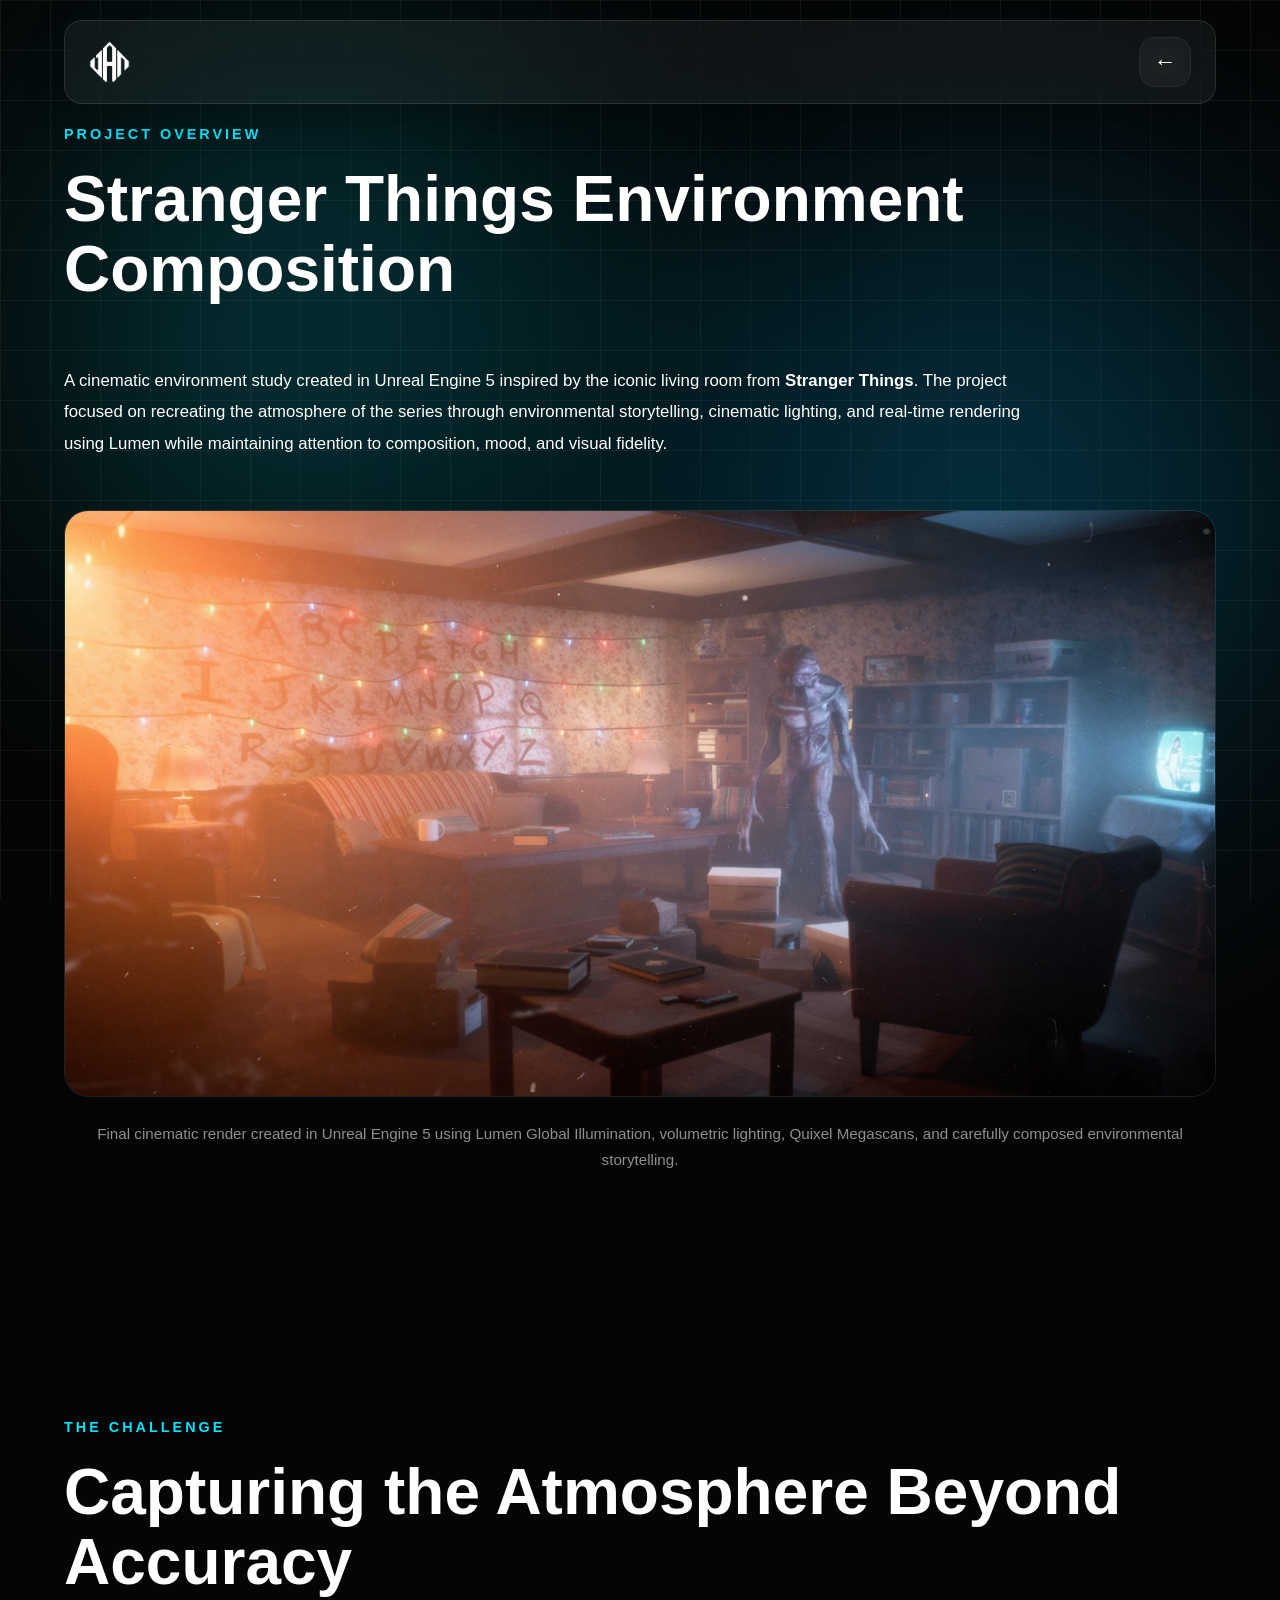
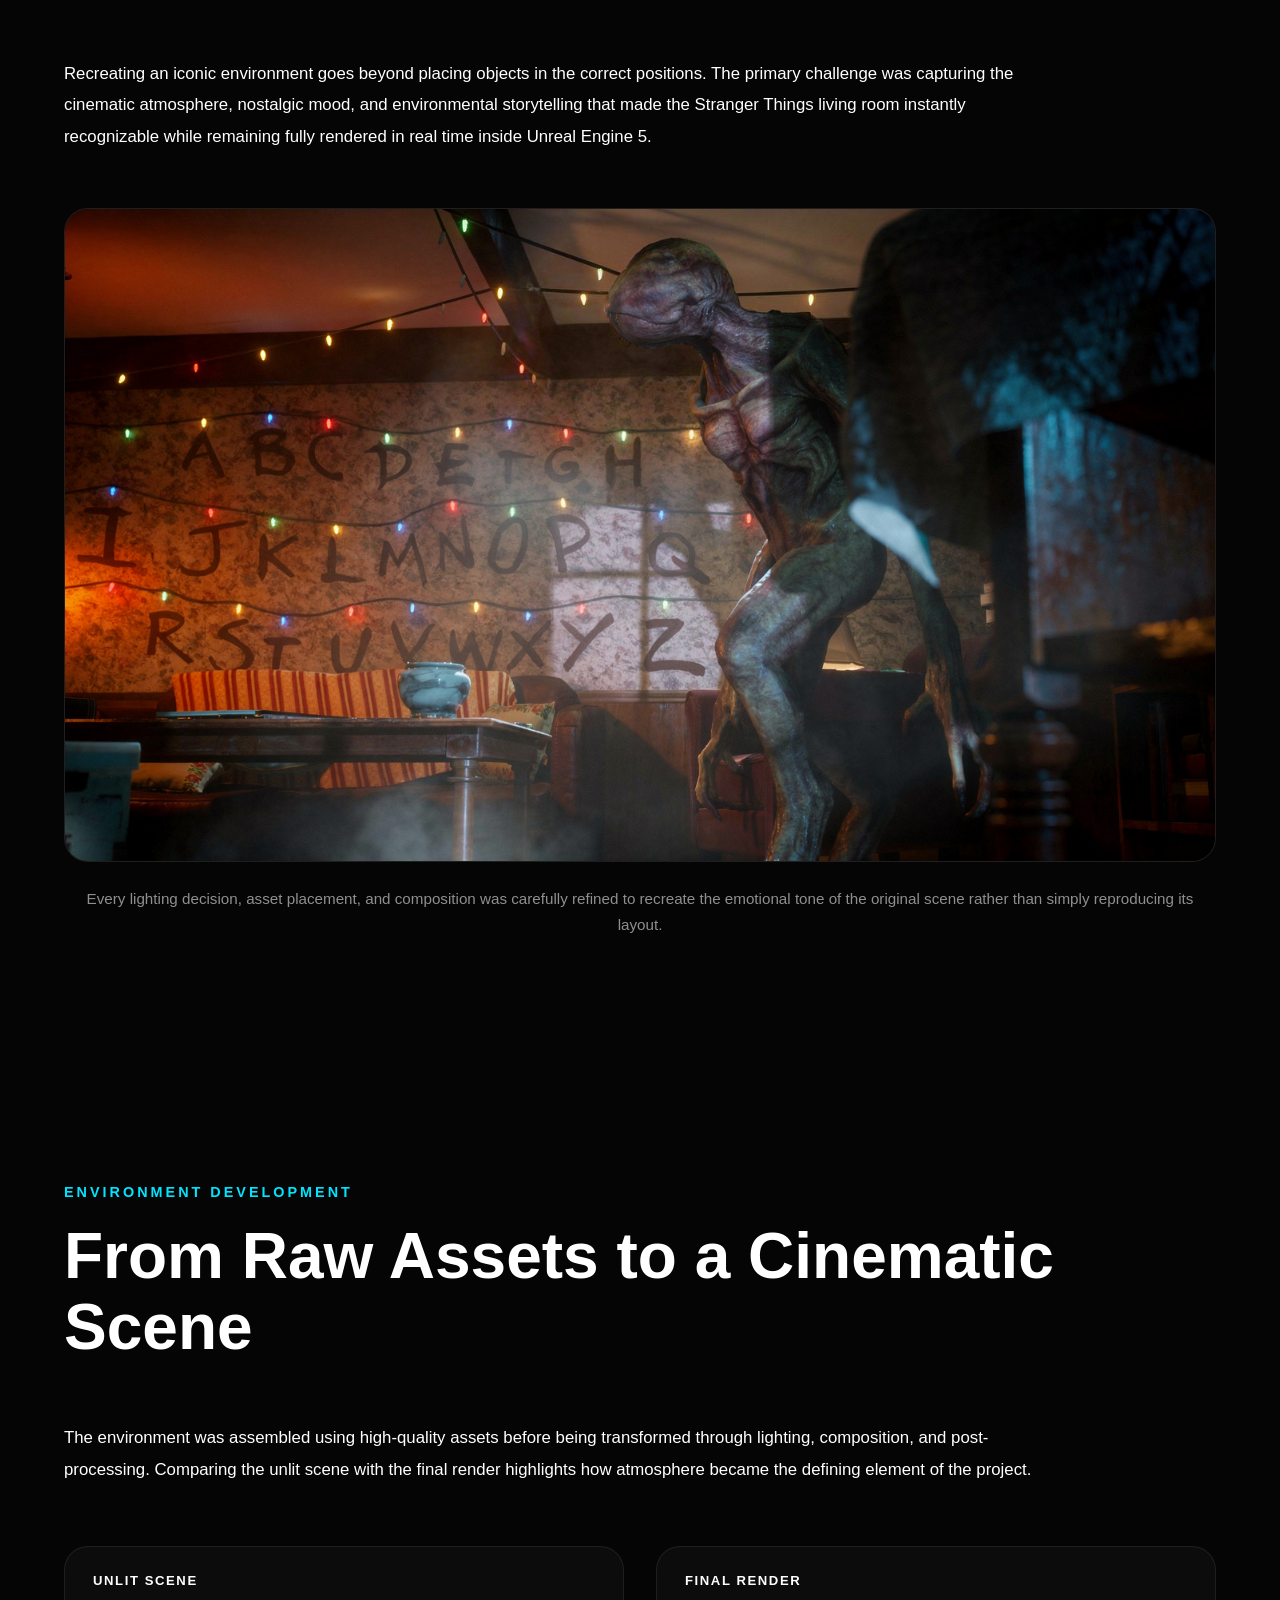
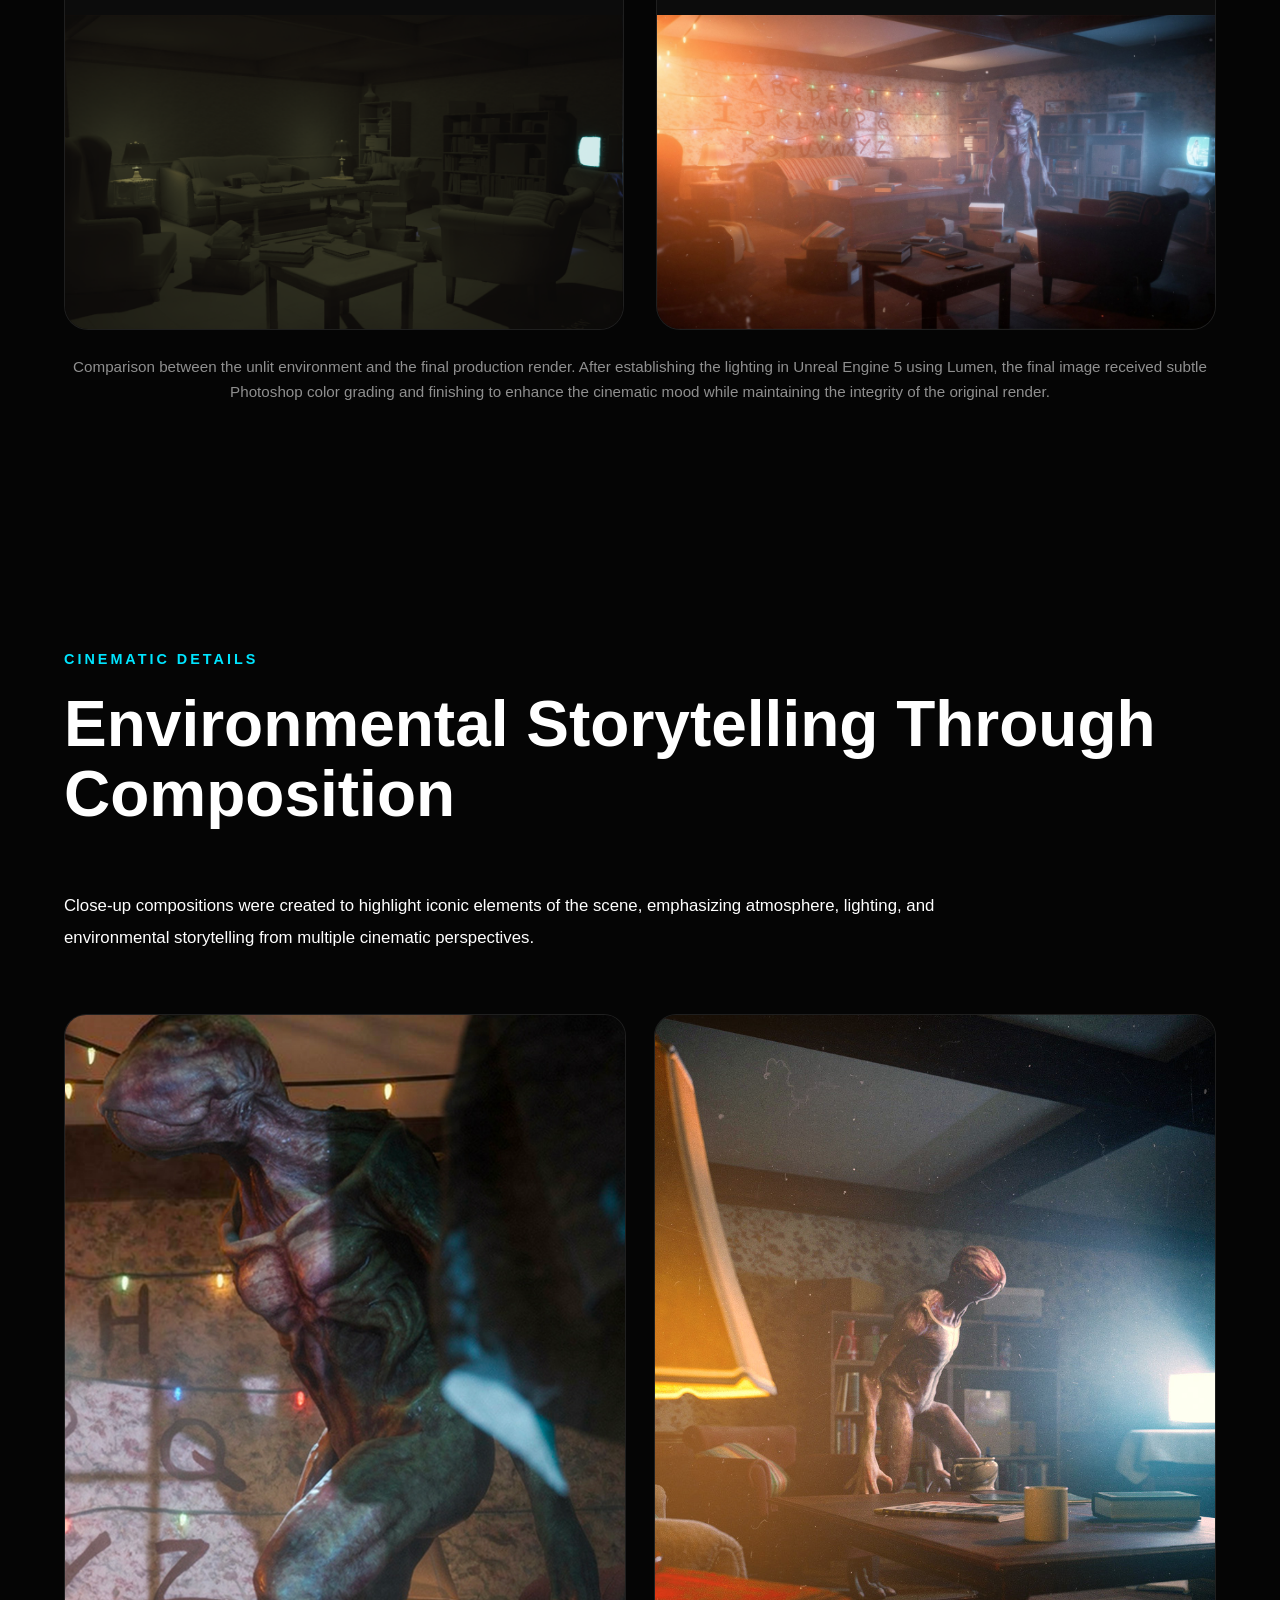
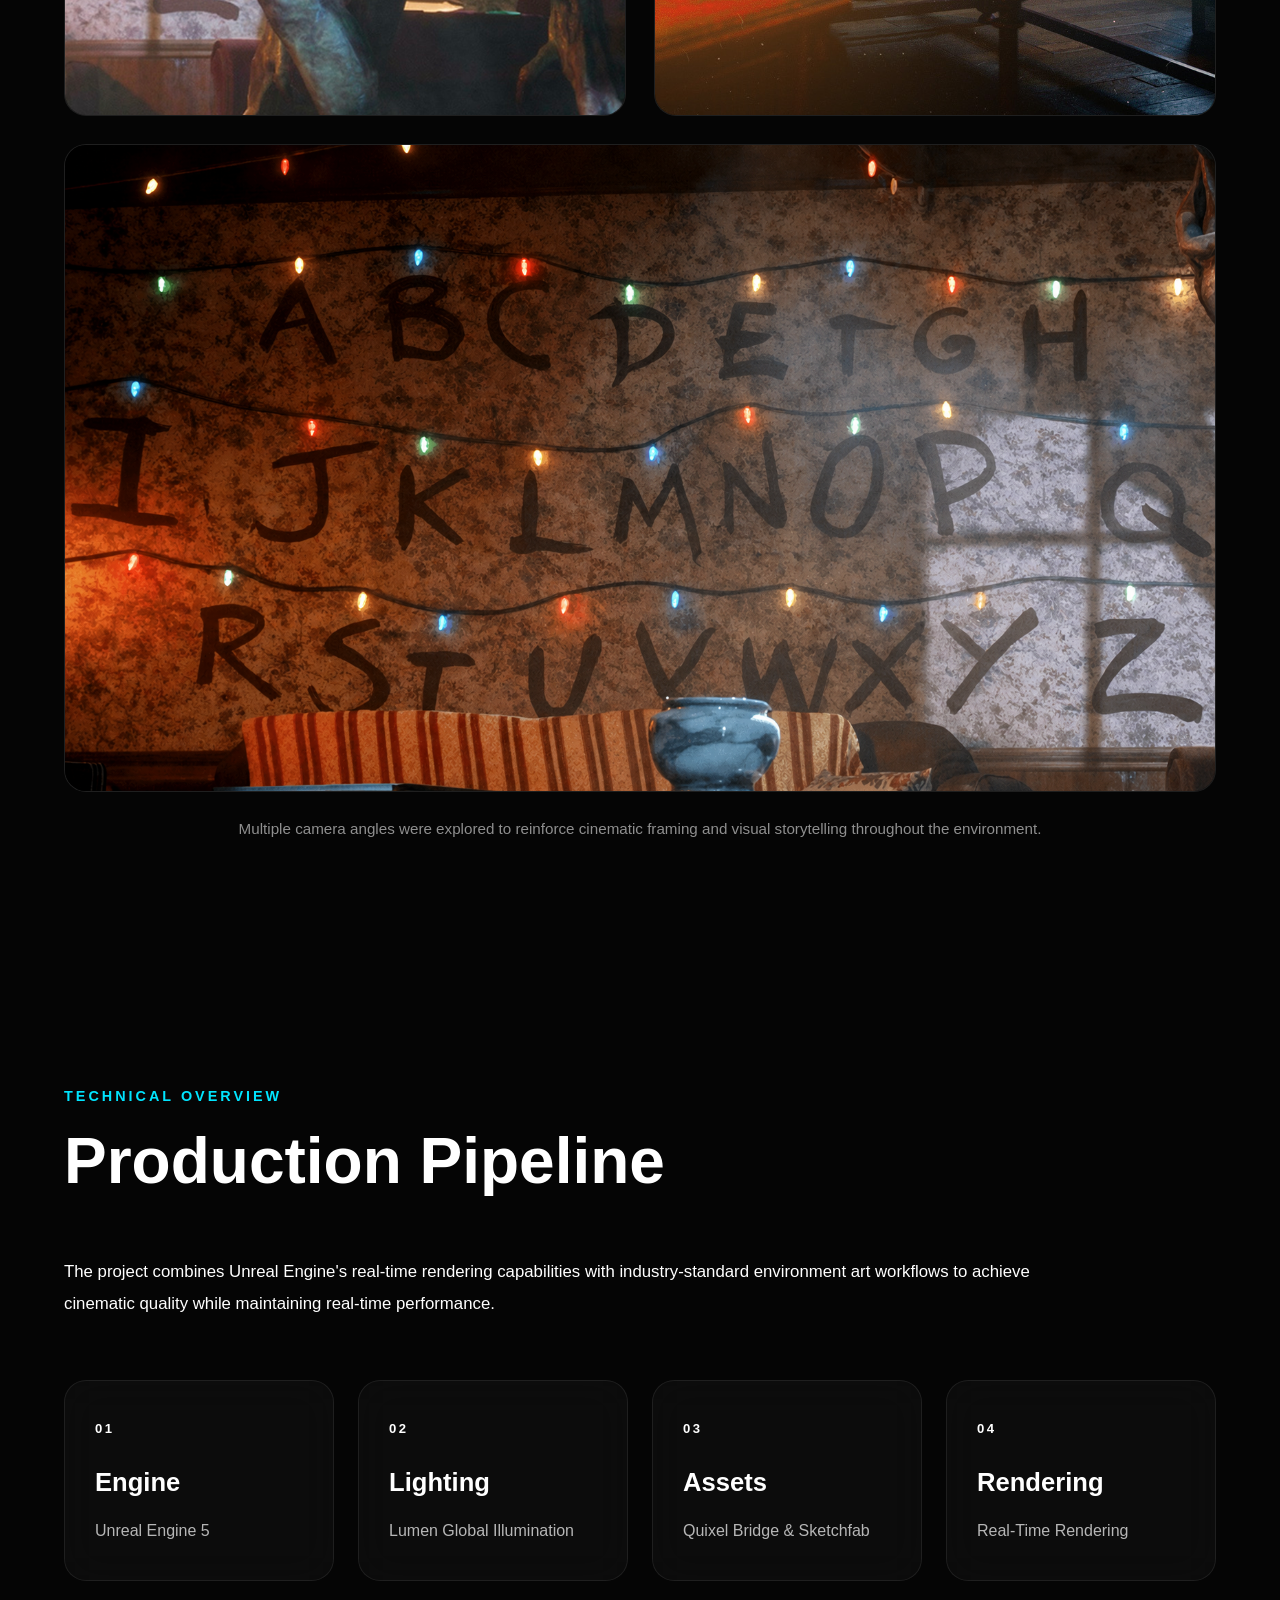
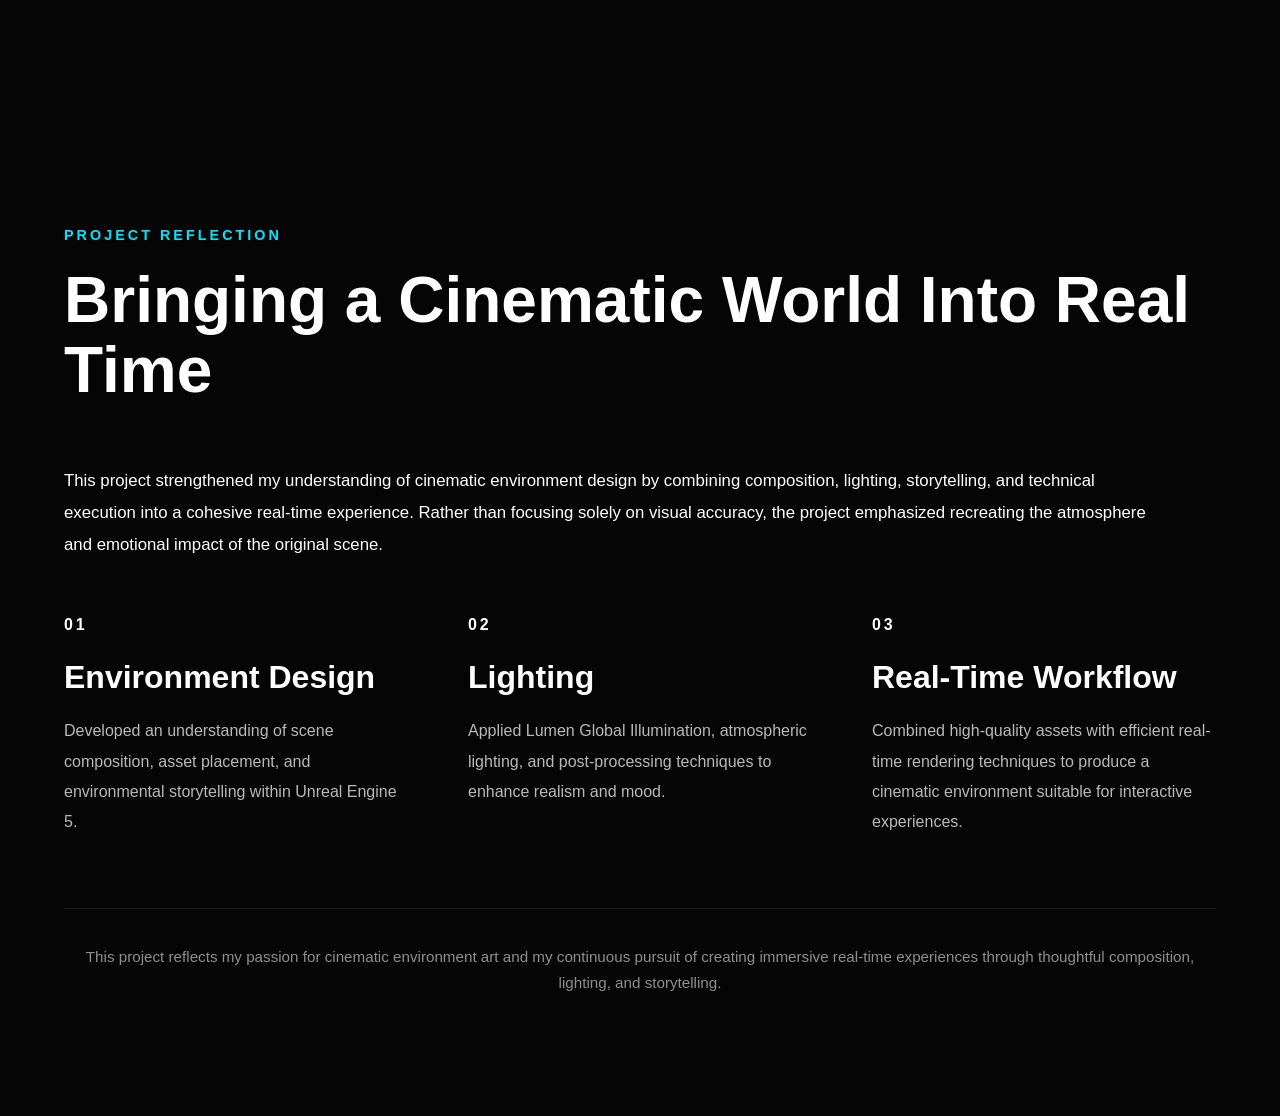
<file: projects/stranger-things.html>
<!DOCTYPE html>
<html lang="en">

<head>
    <meta charset="UTF-8">
    <meta name="viewport" content="width=device-width, initial-scale=1.0">

    <title>Stranger Things Environment Composition | Jan Alexander</title>
    
    <link rel="stylesheet" href="../css/style.css">
    <link rel="stylesheet" href="../css/projects/project-base.css">
    <link rel="stylesheet" href="../css/projects/stranger-things.css">
    <link rel="stylesheet" href="../css/responsive.css">
    <link rel="icon" type="image/png" href="https://github.com/DEREDOC111/jan.alexander.github.io/blob/main/favicon.png?raw=true">

</head>

<body>
    <!-- GRID BACKGROUND -->
    <div class="grid-bg"></div>

    <!-- GLOW ORBS -->
    <div class="orb orb1"></div>
    <div class="orb orb2"></div>

    <!-- NAV -->
    <nav>

        <a href="../index.html" class="logo">
            <img src="../assets/images/logo.png" alt="Jan Alexander Logo">
        </a>

        <a href="../index.html#projects"
        class="back-btn"
        aria-label="Back to Projects">

            &larr;

        </a>

    </nav>


    <!-- ========================================
    PROJECT OVERVIEW
    ======================================== -->

    <section class="project-section">

        <div class="section-header">
            <span>PROJECT OVERVIEW</span>
            <h2>Stranger Things Environment Composition</h2>
        </div>

        <p class="section-description">
            A cinematic environment study created in Unreal Engine 5 inspired by the
            iconic living room from <strong>Stranger Things</strong>. The project focused
            on recreating the atmosphere of the series through environmental storytelling,
            cinematic lighting, and real-time rendering using Lumen while maintaining
            attention to composition, mood, and visual fidelity.
        </p>

        <div class="hero-showcase">

            <div class="hero-card">
                <img src="../assets/images/stranger-things/stranger-things-cover.png"
                    alt="Stranger Things Environment Composition">
            </div>

        </div>

        <p class="case-study-note">
            Final cinematic render created in Unreal Engine 5 using Lumen Global
            Illumination, volumetric lighting, Quixel Megascans, and carefully composed
            environmental storytelling.
        </p>

    </section>

    <!-- ========================================
    THE CHALLENGE
    ======================================== -->

    <section class="project-section">

        <div class="section-header">
            <span>THE CHALLENGE</span>
            <h2>Capturing the Atmosphere Beyond Accuracy</h2>
        </div>

        <p class="section-description">
            Recreating an iconic environment goes beyond placing objects in the correct
            positions. The primary challenge was capturing the cinematic atmosphere,
            nostalgic mood, and environmental storytelling that made the Stranger Things
            living room instantly recognizable while remaining fully rendered in real time
            inside Unreal Engine 5.
        </p>

        <div class="challenge-showcase">

            <img
                src="../assets/images/stranger-things/ST-03.jpg"
                alt="Final Environment Render">

        </div>

        <p class="case-study-note">
            Every lighting decision, asset placement, and composition was carefully refined
            to recreate the emotional tone of the original scene rather than simply
            reproducing its layout.
        </p>

    </section>

    <!-- ========================================
    BUILDING THE ENVIRONMENT
    ======================================== -->

    <section class="project-section">

        <div class="section-header">
            <span>ENVIRONMENT DEVELOPMENT</span>
            <h2>From Raw Assets to a Cinematic Scene</h2>
        </div>

        <p class="section-description">
            The environment was assembled using high-quality assets before being transformed
            through lighting, composition, and post-processing. Comparing the unlit scene
            with the final render highlights how atmosphere became the defining element
            of the project.
        </p>

        <div class="comparison-grid">

            <div class="comparison-card">

                <span>UNLIT SCENE</span>

                <img
                    src="../assets/images/stranger-things/unlit.png"
                    alt="Unlit Scene">

            </div>

            <div class="comparison-card">

                <span>FINAL RENDER</span>

                <img
                    src="../assets/images/stranger-things/lit.png"
                    alt="Final Render">

            </div>

        </div>

        <p class="case-study-note">
            Comparison between the unlit environment and the final production render.
            After establishing the lighting in Unreal Engine 5 using Lumen, the final
            image received subtle Photoshop color grading and finishing to enhance the
            cinematic mood while maintaining the integrity of the original render.
        </p>

    </section>

    <!-- ========================================
    CINEMATIC DETAILS
    ======================================== -->

    <section class="project-section">

        <div class="section-header">
            <span>CINEMATIC DETAILS</span>
            <h2>Environmental Storytelling Through Composition</h2>
        </div>

        <p class="section-description">
            Close-up compositions were created to highlight iconic elements of the scene,
            emphasizing atmosphere, lighting, and environmental storytelling from multiple
            cinematic perspectives.
        </p>

        <div class="detail-gallery">

            <div class="detail-card detail-1">
                <img src="../assets/images/stranger-things/detail-2.png" alt="">
            </div>

            <div class="detail-card detail-2">
                <img src="../assets/images/stranger-things/detail-2.jpg" alt="">
            </div>

            <div class="detail-card detail-3">
                <img src="../assets/images/stranger-things/detail-1.png" alt="">
            </div>

        </div>

        <p class="case-study-note">
            Multiple camera angles were explored to reinforce cinematic framing and visual
            storytelling throughout the environment.
        </p>

    </section>

    
    <!-- ========================================
    TECHNICAL BREAKDOWN
    ======================================== -->

    <section class="project-section">

        <div class="section-header">
            <span>TECHNICAL OVERVIEW</span>
            <h2>Production Pipeline</h2>
        </div>

        <p class="section-description">
            The project combines Unreal Engine's real-time rendering capabilities with
            industry-standard environment art workflows to achieve cinematic quality while
            maintaining real-time performance.
        </p>

        <div class="tech-grid">

            <div class="tech-card">
                <span>01</span>
                <h3>Engine</h3>
                <p>Unreal Engine 5</p>
            </div>

            <div class="tech-card">
                <span>02</span>
                <h3>Lighting</h3>
                <p>Lumen Global Illumination</p>
            </div>

            <div class="tech-card">
                <span>03</span>
                <h3>Assets</h3>
                <p>Quixel Bridge & Sketchfab</p>
            </div>

            <div class="tech-card">
                <span>04</span>
                <h3>Rendering</h3>
                <p>Real-Time Rendering</p>
            </div>

        </div>

    </section>

    <!-- ========================================
    PROJECT REFLECTION
    ======================================== -->

    <section class="project-section project-reflection">

        <div class="section-header">
            <span>PROJECT REFLECTION</span>
            <h2>Bringing a Cinematic World Into Real Time</h2>
        </div>

        <p class="section-description">
            This project strengthened my understanding of cinematic environment design by
            combining composition, lighting, storytelling, and technical execution into a
            cohesive real-time experience. Rather than focusing solely on visual accuracy,
            the project emphasized recreating the atmosphere and emotional impact of the
            original scene.
        </p>

        <div class="reflection-summary">

            <div class="reflection-column">

                <span class="reflection-number">01</span>

                <h3>Environment Design</h3>

                <p>
                    Developed an understanding of scene composition, asset placement,
                    and environmental storytelling within Unreal Engine 5.
                </p>

            </div>

            <div class="reflection-column">

                <span class="reflection-number">02</span>

                <h3>Lighting</h3>

                <p>
                    Applied Lumen Global Illumination, atmospheric lighting,
                    and post-processing techniques to enhance realism and mood.
                </p>

            </div>

            <div class="reflection-column">

                <span class="reflection-number">03</span>

                <h3>Real-Time Workflow</h3>

                <p>
                    Combined high-quality assets with efficient real-time rendering
                    techniques to produce a cinematic environment suitable for interactive
                    experiences.
                </p>

            </div>

        </div>

        <p class="case-study-note">
            This project reflects my passion for cinematic environment art and my
            continuous pursuit of creating immersive real-time experiences through
            thoughtful composition, lighting, and storytelling.
        </p>

    </section>


</body>

</html>
</file>
<file: css/style.css>
/* =========================
   RESET
========================= */

*{
    margin:0;
    padding:0;
    box-sizing:border-box;
}

html{
    scroll-behavior:smooth;
}

body{
    background:#050505;
    color:white;
    font-family: Inter, sans-serif;
    overflow-x:hidden;
}

/* =========================
   GRID BACKGROUND
========================= */

.grid-bg{
    position:fixed;
    inset:0;

    background-image:
        linear-gradient(rgba(255,255,255,.05) 1px, transparent 1px),
        linear-gradient(90deg, rgba(255,255,255,.05) 1px, transparent 1px);

    background-size:50px 50px;

    z-index:-3;
}

/* =========================
   GLOW ORBS
========================= */

.orb{
    position:fixed;
    border-radius:50%;
    filter:blur(140px);
    opacity:.25;
    z-index:-2;
}

.orb1{
    width:500px;
    height:500px;

    background:#00e5ff;

    top:10%;
    left:5%;
}

.orb2{
    width:600px;
    height:600px;

    background:#00bfff;

    right:0;
    bottom:10%;
}

/* ==================================================
   NAVIGATION
================================================== */

nav{

    position:fixed;

    top:20px;
    left:50%;

    transform:translateX(-50%);

    width:min(1200px,90%);

    transition:
        background .3s ease,
        border-color .3s ease,
        transform .3s ease,
        box-shadow .3s ease;

    display:flex;
    justify-content:space-between;
    align-items:center;

    padding:16px 24px;

    background:rgba(255,255,255,.05);

    backdrop-filter:blur(20px);

    box-shadow:
        0 10px 40px rgba(0,0,0,.25);

    border:1px solid rgba(255,255,255,.1);

    border-radius:18px;

    z-index:1000;

}

/* =========================
   SCROLLED NAVBAR
========================= */

nav.scrolled{

    background:rgba(10,10,10,.8);

    backdrop-filter:blur(30px);

    border-color:rgba(0,229,255,.15);

    box-shadow:
        0 10px 40px rgba(0,0,0,.4);

}

/* =========================
   ACTIVE LINK
========================= */

.nav-link.active{

    color:#00e5ff;

}

/* =========================
   LOGO
========================= */

.logo{

    display:flex;

    align-items:center;

}

.logo img{

    height:42px;
    width:auto;

    display:block;

    transition:.3s ease;

}

.logo:hover img{

    transform:scale(1.05);

    filter:drop-shadow(0 0 12px rgba(0,229,255,.4));

}

/* =========================
   NAVIGATION LINKS
========================= */

nav ul{

    display:flex;

    gap:40px;

    list-style:none;

}

nav ul a:hover{

    color:#00e5ff;

}

nav ul li a:hover{

    color:#00e5ff;

}

nav a{

    text-decoration:none;

    color:white;

    transition:.3s ease;

}

/* =========================
   RESUME BUTTON
========================= */

.resume-btn{

    padding:12px 22px;

    border-radius:12px;

    border:1px solid #00e5ff;

    color:#00e5ff;

    transition:.3s ease;

}

.resume-btn:hover{

    background:#00e5ff;

    color:#050505;

    box-shadow:
        0 0 20px rgba(0,229,255,.3);

}

/* =========================
   MOBILE MENU BUTTON
========================= */

.menu-toggle{

    display:none;

    width:46px;
    height:46px;

    padding:0;

    border:none;

    background:none;

    cursor:pointer;

    position:relative;

    z-index:1002;

}

.menu-toggle span{

    position:absolute;

    left:50%;

    width:24px;
    height:2px;

    background:#fff;

    border-radius:999px;

    transform:translateX(-50%);

    transition:
        top .3s ease,
        transform .3s ease,
        opacity .2s ease;

}

.menu-toggle span:nth-child(1){

    top:14px;

}

.menu-toggle span:nth-child(2){

    top:22px;

}

.menu-toggle span:nth-child(3){

    top:30px;

}

/* Active State */

.menu-toggle.active span:nth-child(1){

    top:22px;

    transform:translateX(-50%) rotate(45deg);

}

.menu-toggle.active span:nth-child(2){

    opacity:0;

}

.menu-toggle.active span:nth-child(3){

    top:22px;

    transform:translateX(-50%) rotate(-45deg);

}

/* Prevent scrolling when menu is open */

body.menu-open{

    overflow:hidden;

}
/* =========================
   HERO
========================= */

#hero{

    width:min(1200px,90%);

    margin:auto;

    display:grid;

    grid-template-columns:1.15fr .85fr;

    gap:100px;

    align-items:center;

    min-height:100vh;

    padding:140px 0 80px;

}

.hero-tag{
    color:#00e5ff;
    font-weight:600;
    letter-spacing:1px;
}

.hero-content h1{

    max-width:700px;

    font-size:clamp(4rem,8vw,7rem);

    line-height:.92;

    letter-spacing:-3px;

    margin-top:20px;

    margin-bottom:28px;

}

.hero-content p{

    max-width:560px;

    color:#a5a5a5;

    font-size:1.2rem;

    line-height:1.9;

}

.hero-card{
    display:flex;
    justify-content:center;
}

.showcase-card{

    width:100%;

    background:rgba(255,255,255,.05);

    border:1px solid rgba(255,255,255,.08);

    border-radius:28px;

    overflow:hidden;

    backdrop-filter:blur(20px);

    transition:
        transform .45s cubic-bezier(.22,1,.36,1),
        box-shadow .45s ease,
        border-color .45s ease;

    will-change:transform;

    position: relative;

}

.showcase-card:hover{

    transform:
        translateY(-10px)
        scale(1.015);

    border-color:rgba(18,217,255,.28);

    box-shadow:
        0 35px 80px rgba(0,0,0,.45),
        0 0 40px rgba(18,217,255,.10);

}

.showcase-card::before{

    content:"";

    position:absolute;

    inset:-2px;

    border-radius:inherit;

    background:
        radial-gradient(circle at top left,
        rgba(18,217,255,.12),
        transparent 45%);

    opacity:0;

    transition:opacity .45s ease;

    pointer-events:none;

}

.showcase-card:hover::before{

    opacity:1;

}

.showcase-card:hover img{

    transition: .5s ease-in;

    /* transform:
        scale(1.05)
        translateY(-4px); */

    filter:
        brightness(1.05)
        saturate(1.05);

}

.showcase-label{
    padding:18px 24px;

    color:#00e5ff;

    font-size:.8rem;

    text-transform:uppercase;

    letter-spacing:2px;
}

.showcase-card img{
    width:100%;
    height:320px;

    object-fit:cover;

    display:block;
}

.showcase-info{
    padding:24px;
}

.showcase-info h3{
    font-size:1.8rem;
    margin-bottom:12px;
}

.showcase-info p{
    color:#9d9d9d;
}

/* =========================
   BUTTONS
========================= */

.hero-buttons{

    display:flex;

    gap:18px;

    margin-top:36px;

    flex-wrap:wrap;

}

.primary-btn{

    display:inline-flex;

    align-items:center;

    justify-content:center;

    padding:18px 34px;

    border-radius:16px;

    background:#12d9ff;

    color:#071015;

    font-weight:700;

    text-decoration:none;

    transition:
        transform .28s ease,
        box-shadow .28s ease,
        background .28s ease;

    box-shadow:
        0 10px 30px rgba(18,217,255,.18);

}

.primary-btn:hover{

    transform:translateY(-4px);

    box-shadow:
        0 18px 45px rgba(18,217,255,.35);

}

.primary-btn:active{

    transform:translateY(-1px);

}

.secondary-btn{

    display:inline-flex;

    align-items:center;

    justify-content:center;

    padding:18px 34px;

    border-radius:16px;

    border:1px solid rgba(255,255,255,.14);

    background:rgba(255,255,255,.02);

    backdrop-filter:blur(18px);

    color:#fff;

    text-decoration:none;

    transition:
        transform .28s ease,
        border-color .28s ease,
        background .28s ease,
        box-shadow .28s ease;

}

.secondary-btn:hover{

    transform:translateY(-4px);

    border-color:#12d9ff;

    background:rgba(18,217,255,.06);

    box-shadow:
        0 14px 40px rgba(18,217,255,.15);

}

.secondary-btn:active{

    transform:translateY(-1px);

}

/* =========================
   HERO CARD
========================= */

.glass-card{
    background:rgba(255,255,255,.05);

    border:1px solid rgba(255,255,255,.1);

    backdrop-filter:blur(20px);

    border-radius:24px;

    padding:40px;
}

.glass-card h3{
    font-size:2rem;
    margin-bottom:30px;
}

.stats{
    display:flex;
    flex-direction:column;
    gap:30px;
}

.stats span{
    color:#00e5ff;

    font-size:2rem;
    font-weight:700;
}

.stats p{
    color:#b8b8b8;
}

/* =========================
   SECTIONS
========================= */

/* section{
    padding:120px 0;
} */

section:not(#hero):not(.project-hero):not(.project-overview){
    padding:120px 0;
}

#projects,
#about,
#contact{
    width:min(1200px,90%);
    margin:auto;
}

h2{
    font-size:3rem;
}

.section-header{
    margin-bottom:60px;
}

.section-header span{
    color:#00e5ff;
    font-size:.9rem;
    font-weight:600;
    letter-spacing:3px;
    text-transform:uppercase;
}

.section-header h2{
    margin-top:15px;
    margin-bottom:20px;

    font-size:4rem;
    line-height:1.1;
}

.section-header p{
    max-width:650px;

    color:#9a9a9a;

    font-size:1.1rem;
    line-height:1.8;
}

.projects-grid{
    display:grid;

    grid-template-columns:
    repeat(2,1fr);

    gap:30px;
}

/* .project-card{
    position:relative;

    background:
    rgba(255,255,255,.03);

    border:
    1px solid rgba(255,255,255,.08);

    border-radius:24px;

    padding:40px;

    min-height:500px;

    overflow:hidden;

    text-decoration:none;

    transition:.4s ease;
} */

.featured-badge{
    position:absolute;
    top:16px;
    right:16px;

    padding:8px 14px;

    border-radius:999px;

    background:rgba(0,229,255,.15);

    border:1px solid rgba(0,229,255,.4);

    color:#00e5ff;

    font-size:.7rem;
    font-weight:700;
    letter-spacing:1px;
}

.project-card{

    display:flex;

    flex-direction:column;

    position:relative;

    height:100%;

    background:rgba(255,255,255,.05);

    border:1px solid rgba(255,255,255,.08);

    border-radius:22px;

    overflow:hidden;

    text-decoration:none;

    backdrop-filter:blur(20px);

    transition:
        transform .35s ease,
        border-color .35s ease,
        box-shadow .35s ease;

}

.project-card:hover{

    transform:translateY(-10px);

    border-color:rgba(0,229,255,.28);

    box-shadow:
        0 24px 60px rgba(0,0,0,.35),
        0 0 35px rgba(0,229,255,.10);

}

.project-card::before{
    content:"";

    position:absolute;

    inset:0;

    background:
    radial-gradient(
        circle at top left,
        rgba(0,229,255,.18),
        transparent 60%
    );

    opacity:0;

    transition:.4s ease;
}

.project-card:hover::before{
    opacity:1;
}

.project-card h3{
    font-size:2rem;

    margin-bottom:18px;

    color:white;
}

.project-card p{
    color:#9d9d9d;

    line-height:1.7;
}

.project-card.featured{
    grid-column:span 2;

    min-height:700px;

    display:flex;
    align-items:flex-end;

    position:relative;
    min-height:700px;
    overflow:hidden;
}

.project-content{
    max-width:550px;
}

.project-content span{
    color:#00e5ff;

    text-transform:uppercase;

    font-size:.85rem;

    letter-spacing:2px;
}

/* .project-card img{
    width:100%;
    height:100%;

    object-fit:cover;

    transition:.5s;

} */

.project-card img{

    width:100%;

    height:300px;

    object-fit:cover;

    display:block;

    transition:
        transform .45s ease,
        filter .45s ease;

}

.project-card:hover img{

    transform:scale(1.04);

    filter:brightness(1.04);

}

.project-content{

    display:flex;

    flex-direction:column;

    flex:1;

    justify-content:flex-start;

    align-items:flex-start;

    padding:30px;

}

.project-content span{

    display:inline-block;

    margin-bottom:14px;

    color:#00e5ff;

    font-size:.78rem;

    font-weight:700;

    letter-spacing:2.5px;

    text-transform:uppercase;

}

.project-content h3{

    margin:0 0 16px;

    font-size:2rem;

    font-weight:700;

    line-height:1.2;

    color:#fff;

}

.project-content p{

    margin-top:8px;

    max-width:90%;

    color:#a8a8a8;

    font-size:1rem;

    line-height:1.8;

}


.project-overlay{
    position:absolute;
    left:0;
    right:0;
    bottom:0;

    padding:40px;

    background:linear-gradient(
        transparent,
        rgba(0,0,0,.95)
    );
}

.project-overlay span{
    color:#00e5ff;
    font-size:.85rem;
    letter-spacing:2px;
}

.project-overlay h3{
    font-size:2rem;
    margin-top:10px;
}

.project-overlay p{
    margin-top:12px;
    color:#b8b8b8;
    line-height:1.7;
}

.project-card:hover{
    transform:translateY(-8px);

    border-color:#00e5ff;

    box-shadow:
        0 0 30px rgba(0,229,255,.15);
}

.tag-unity{
    color:#00e5ff !important;
}

.tag-unreal{
    color:#9d7cff !important;
}

.tag-marketing{
    color:#ffb347 !important;
}

/* .project-card:hover img{
    transform:scale(1.05);
} */

/* =========================
   ABOUT
========================= */

.about-container{

    display:grid;

    grid-template-columns:380px 1fr;

    gap:90px;

    align-items:start;

    margin-top:70px;

}

/* PROFILE CARD */

.about-card{

    background:rgba(255,255,255,.05);

    backdrop-filter:blur(20px);

    border:1px solid rgba(255,255,255,.08);

    border-radius:24px;

    padding:36px;

    text-align:center;

    transition:
        transform .35s ease,
        border-color .35s ease,
        box-shadow .35s ease;

}

.about-card:hover{

    transform:translateY(-8px);

    border-color:rgba(0,229,255,.28);

    box-shadow:
        0 24px 60px rgba(0,0,0,.30),
        0 0 30px rgba(0,229,255,.08);

}

.about-card img{

    width:220px;

    height:220px;

    object-fit:cover;

    border-radius:22px;

    margin-bottom:28px;

}

.about-card h3{
    font-size:2rem;
    margin-bottom:10px;

    color: white;
}

.about-card p{

    color:#00e5ff;

    font-size:1rem;

    line-height:1.7;

    margin-bottom:26px;

    max-width:280px;

    margin-left:auto;

    margin-right:auto;

}

/* INFO ITEMS */

.about-info{
    display:flex;
    flex-direction:column;
    gap:12px;
}

.info-item{
    padding:14px 16px;

    background:rgba(255,255,255,.04);

    border:1px solid rgba(255,255,255,.08);

    border-radius:14px;

    color:#d8d8d8;

    transition:.3s ease;
}

.info-item:hover{
    border-color:rgba(0,229,255,.25);

    background:rgba(0,229,255,.05);
}

/* RIGHT CONTENT */

.about-content h3{

    font-size:clamp(3.5rem,6vw,5rem);

    line-height:1.05;

    letter-spacing:-2px;

    margin-bottom:42px;

}

.about-content p{

    color:#b8b8b8;

    font-size:1.18rem;

    line-height:1.9;

    margin-bottom:26px;

    max-width:760px;

}

/* SKILLS */

.skills-grid{
    display:flex;

    flex-wrap:wrap;

    gap:14px;

    margin-top:40px;
}

.skills-grid span{
    padding:12px 20px;

    border-radius:999px;

    background:rgba(255,255,255,.05);

    border:1px solid rgba(255,255,255,.1);

    color:#00e5ff;

    transition:.3s ease;
}

.skills-grid span:hover{
    transform:translateY(-3px);

    border-color:rgba(0,229,255,.3);

    box-shadow:
        0 10px 20px rgba(0,229,255,.1);
}

/* =========================
   SKILLS
========================= */

#skills{
    width:min(1200px,90%);
    margin:auto;
}

.skills-categories{
    display:grid;
    grid-template-columns:repeat(2,1fr);
    gap:30px;
    margin-top:60px;
}

.skill-card{
    background:rgba(255,255,255,.05);
    backdrop-filter:blur(20px);
    border:1px solid rgba(255,255,255,.1);
    border-radius:24px;
    padding:35px;
    min-height:140px;
    transition:.4s ease;

    display:flex;
    flex-direction:column;
    justify-content:flex-start;

}

.skill-card:hover{
    transform:translateY(-6px);
    border-color:rgba(0,229,255,.3);
    box-shadow:0 20px 40px rgba(0,229,255,.08);
}

.skill-card h3{
    margin-bottom:30px;
    font-size:1.2rem;
}

/* SKILL ICON CONTAINER */

.skill-icons{
    display:flex;
    justify-content:space-between;
    align-items:flex-start;
    gap:20px;
    width:100%;
}

/* INDIVIDUAL SKILL ITEM */

.skill-item{
    display:flex;
    flex:1;
    min-width:0;
    flex-direction:column;
    align-items:center;
    justify-content:flex-start;
    gap:12px;
    text-align:center;
    transition:.3s ease;
}

/* SKILL LOGOS */

.skill-item img{
    width:52px;
    height:52px;
    object-fit:contain;
    display:block;
}

/* SKILL LABELS */

.skill-item p{
    color:#b8b8b8;
    font-size:.9rem;
    line-height:1.4;
    text-align:center;
    min-height:2.5em;
    display:flex;
    align-items:flex-start;
    justify-content:center;
}

/* HOVER EFFECT */

.skill-item:hover{
    transform:translateY(-5px);
}
/*.skill-icons{
    display:flex;
    justify-content:space-between;
    gap:20px;
}

.skill-item{
    display:flex;
    flex-direction:column;
    align-items:center;
    gap:12px;

    transition:.3s ease;
}

.skill-item img{
    width:50px;
    height:50px;
    object-fit:contain;
}

.skill-item p{
    color:#b8b8b8;
    font-size:.9rem;
}*/

.skill-item:hover{
    transform:translateY(-5px);
}

/* =========================
   EXPERIENCE
========================= */

#experience{
    width:min(1200px,90%);
    margin:auto;
}

.experience-grid{
    display:grid;
    grid-template-columns:repeat(2,1fr);

    gap:30px;

    margin-top:60px;
}

.experience-card{
    background:rgba(255,255,255,.05);

    backdrop-filter:blur(20px);

    border:1px solid rgba(255,255,255,.1);

    border-radius:24px;

    padding:35px;

    transition:.4s ease;

    display:flex;
    flex-direction:column;
}

.experience-card:hover{
    transform:translateY(-8px);

    border-color:rgba(0,229,255,.3);

    box-shadow:
        0 20px 40px rgba(0,229,255,.08);
}

.experience-year{
    color:#00e5ff;

    font-size:.9rem;

    font-weight:700;

    letter-spacing:2px;

    margin-bottom:18px;
}

.experience-card h3{
    font-size:1.6rem;

    margin-bottom:18px;

    line-height:1.3;
}

.experience-card p{
    color:#b8b8b8;

    line-height:1.8;
}

.experience-card ul{
    list-style:none;

    display:flex;
    flex-direction:column;
    gap:12px;

    margin-top:20px;
}

.experience-card li{
    color:#b8b8b8;

    padding-left:18px;

    position:relative;
}

.experience-card li::before{
    content:"";

    width:6px;
    height:6px;

    border-radius:50%;

    background:#00e5ff;

    position:absolute;

    left:0;
    top:9px;
}

/* =========================
   CONTACT
========================= */

#contact{
    width:min(1000px,90%);
    margin:auto;

    text-align:center;
}

.contact-container span{
    color:#00e5ff;

    font-size:.8rem;
    font-weight:700;

    letter-spacing:3px;
}

.contact-container h2{
    font-size:4.5rem;

    line-height:1.1;

    margin-top:20px;
    margin-bottom:30px;
}

.contact-container p{
    color:#b8b8b8;

    font-size:1.2rem;

    line-height:1.8;

    max-width:700px;

    margin:auto;
}

.contact-buttons{
    display:flex;
    justify-content:center;
    gap:20px;
    margin-top:50px;
    flex-wrap:wrap;
}

.contact-btn{
    background:rgba(255,255,255,.05);

    border:1px solid rgba(255,255,255,.1);

    backdrop-filter:blur(20px);

    color:white;

    text-decoration:none;

    padding:16px 28px;

    border-radius:14px;

    transition:.3s ease;
}

.contact-btn:hover{
    transform:translateY(-4px);

    border-color:rgba(0,229,255,.4);

    color:#00e5ff;

    box-shadow:
        0 15px 30px rgba(0,229,255,.08);
}

/* =========================
   FOOTER
========================= */

footer{
    margin-top:20px;

    border-top:1px solid rgba(255,255,255,.08);

    padding:50px 0;
}

.footer-content{
    width:min(1200px,90%);
    margin:auto;

    text-align:center;
}

.footer-content img{
    width:70px;

    margin-bottom:20px;
}

.footer-content p{
    color:#b8b8b8;

    margin-bottom:15px;
}

.footer-content span{
    color:#777;
    font-size:.9rem;
}

/* ========================================
   BRANDING PROJECT THUMBNAIL
======================================== */

.project-content--branding .project-image{

    aspect-ratio:16/10;

    background:#f7f6f2;

}

.project-content--branding .project-image img{

    width:100%;
    height:100%;

    object-fit:contain;

    object-position:center;

    padding:12px;

}
</file>
<file: css/projects/project-base.css>
/* Added from gs css */
.case-study-note{
    margin-top:24px;

    color:#8f8f8f;

    font-size:.95rem;

    text-align:center;

    line-height:1.7;
}

.project-reflection .case-study-note{

    border-top:1px solid rgba(255,255,255,.08);

    padding-top:32px;

}

/* ==================================================
   BACK BUTTON
================================================== */

.back-btn{

    width:52px;
    height:50px;

    display:flex;

    justify-content:center;
    align-items:center;

    border-radius:16px;

    background: rgba(255,255,255,.025);

    border:1px solid rgba(255,255,255,.06);

    backdrop-filter:blur(20px);

    color:#fff;

    font-size:1.4rem;

    text-decoration:none;

    transition:.3s ease;

}

.back-btn:hover{

    transform:translateY(-3px);

    border-color:rgba(0,229,255,.35);

    background:rgba(255,255,255,.06);

    color:#00e5ff;

}

/* =========================================
   BROWSER WINDOW
========================================= */

.browser-window{

    overflow:hidden;

    border-radius:22px;

    border:1px solid rgba(255,255,255,.08);

    background:rgba(255,255,255,.04);

    backdrop-filter:blur(20px);

    transition:.35s;

    box-shadow:0 20px 60px rgba(0,0,0,.35);

}

.browser-window:hover{

    transform:translateY(-8px);

    border-color:rgba(0,229,255,.25);

}

.browser-top{

    height:56px;

    display:flex;

    align-items:center;

    justify-content:space-between;

    padding:0 24px;

    border-bottom:1px solid rgba(255,255,255,.08);

}

.browser-dots{

    display:flex;

    gap:8px;

}

.browser-dots span{

    width:12px;
    height:12px;

    border-radius:50%;

    background:rgba(255,255,255,.3);

}

.browser-title{

    color:#888;

    font-size:.9rem;

}

.browser-preview{

    display:block;

    height:700px;

    overflow:hidden;

}

.browser-preview img{

    width:100%;

    display:block;

    transition:transform 8s ease;

}

.browser-window:hover img{

    transform:translateY(calc(-100% + 700px));

}


/* =========================
   PROJECT HERO
========================= */

.project-hero{
    width:min(1000px,90%);
    margin:auto;

    text-align:center;

    padding-top:120px;
    padding-bottom:30px;
}

.project-tag{
    color:#00e5ff;

    letter-spacing:2px;
    font-weight:700;
}

.project-hero h1{
    font-size:5rem;

    margin-top:20px;
    margin-bottom:24px;
}

.project-hero p{
    max-width:700px;

    margin:auto;

    color:#b8b8b8;

    line-height:1.8;
}

/* =========================
   PROJECT OVERVIEW
========================= */

.project-overview{
    width:min(1200px,90%);
    margin:auto;
}

.overview-card{
    background:rgba(255,255,255,.05);

    border:1px solid rgba(255,255,255,.1);

    backdrop-filter:blur(20px);

    border-radius:24px;

    padding:50px;

    display:grid;
    grid-template-columns:
        repeat(3,1fr);

    gap:40px;

    transition:.4s ease;
}

.overview-card:hover{
    border-color:rgba(0,229,255,.2);

    box-shadow:
        0 20px 40px rgba(0,229,255,.08);
}

.overview-card h4{
    color:#00e5ff;

    margin-bottom:16px;

    font-size:.9rem;

    letter-spacing:1px;

    text-transform:uppercase;
}

.overview-card p{
    color:#b8b8b8;

    line-height:1.8;
}

.overview-deliverables{
    grid-column:1 / -1;

    padding-top:10px;

    border-top:
        1px solid rgba(255,255,255,.08);
}

.deliverables-list{
    display:flex;

    flex-wrap:wrap;

    gap:12px;

    margin-top:16px;

    max-width:900px;
}

.deliverables-list span{
    padding:10px 16px;

    border-radius:999px;

    background:rgba(255,255,255,.05);

    border:1px solid rgba(255,255,255,.08);

    color:#b8b8b8;

    transition:.3s ease;
}

.deliverables-list span:hover{
    border-color:rgba(0,229,255,.3);

    color:#fff;

    transform:translateY(-2px);
}

/* =========================================
   IMAGE MODAL
========================================= */

.browser-preview{

    position:relative;

    cursor:zoom-in;

}

.preview-overlay{

    position:absolute;

    inset:0;

    background:rgba(0,0,0,.45);

    display:flex;

    justify-content:center;
    align-items:center;

    opacity:0;

    transition:.3s;

    pointer-events:none;

}

.preview-overlay span{

    background:rgba(255,255,255,.08);

    border:1px solid rgba(255,255,255,.15);

    backdrop-filter:blur(20px);

    padding:16px 28px;

    border-radius:999px;

    color:white;

    font-weight:600;

}

.browser-preview:hover .preview-overlay{

    opacity:1;

}

.image-modal{

    position:fixed;

    inset:0;

    background:rgba(0,0,0,.96);

    overflow-y:auto;

    padding:80px 40px;

    opacity:0;

    visibility:hidden;

    transition:.3s ease;

    z-index:99999;

}

.image-modal.active{

    opacity:1;

    visibility:visible;

}

.image-modal img{

    width:min(1400px,95%);

    display:block;

    margin:auto;

    border-radius:18px;

    box-shadow:0 40px 120px rgba(0,0,0,.45);

    transform:translateY(30px);

    transition:.35s ease;

}

.image-modal.active img{

    transform:translateY(0);

}

.modal-close{

    position:fixed;

    top:28px;
    right:28px;

    width:58px;
    height:58px;

    border:none;

    border-radius:50%;

    background:rgba(255,255,255,.08);

    backdrop-filter:blur(20px);

    color:white;

    font-size:1.5rem;

    cursor:pointer;

    transition:.3s;

    z-index:100000;

}

.modal-close:hover{

    background:#00e5ff;

    color:#111;

}


/* ==================================================
   PROJECT REFLECTION
================================================== */

.project-reflection .section-description{

    max-width:1100px;

}

.reflection-summary{

    margin-top:48px;
    margin-bottom:56px;

    display:grid;
    grid-template-columns:repeat(3,1fr);

    gap:64px;

}

.reflection-column{

    display:flex;
    flex-direction:column;

}

.reflection-number{

    display:inline-block;

    margin-bottom:18px;

    color:var(--accent-color);

    font-size:1rem;
    font-weight:700;

    letter-spacing:.18em;

}

.reflection-column h3{

    font-size:2rem;

    line-height:1.2;

    margin-bottom:20px;

    color:#fff;

}

.reflection-column p{

    color:rgba(255,255,255,.72);

    line-height:1.9;

}

.reflection-note{

    border-top:1px solid rgba(255,255,255,.08);

    padding-top:32px;

}

/* =========================
   SHARED PROJECT SECTIONS
========================= */

.project-section{
    width:min(1200px,90%);
    margin:auto;
    line-height:1.8;
}

.logo-showcase{
    display:flex;
    flex-direction:column;
    gap:60px;

    margin-top:60px;
}

.logo-card{
    background:rgba(255,255,255,.05);
    border:1px solid rgba(255,255,255,.1);

    border-radius:24px;

    padding:40px;

    backdrop-filter:blur(20px);

    transition:.3s ease;
}

.logo-card:hover{
    transform:translateY(-6px);

    border-color:rgba(0,229,255,.3);

    box-shadow:
        0 20px 40px rgba(0,229,255,.08);
}

.logo-info{
    margin-bottom:30px;
}

.logo-info h3{
    font-size:1.5rem;

    margin-bottom:8px;
}

.logo-info p{
    color:#b8b8b8;
}

.logo-card img{
    width:100%;

    display:block;

    border-radius:16px;
}

.concept-note{
    max-width:800px;

    margin-top:20px;

    color:#b8b8b8;

    line-height:1.8;
}

.feature-card img{

    width:100%;

    border-radius:16px;

    display:block;

    margin-bottom:20px;

}
</file>
<file: css/projects/stranger-things.css>
/* ==================================================
   HERO
================================================== */

.hero-showcase{

    margin-top:50px;

}

.hero-card{

    overflow:hidden;

    border-radius:24px;

    border:1px solid rgba(255,255,255,.08);

    background:rgba(255,255,255,.03);

    backdrop-filter:blur(20px);

    transition:.35s;

}

.hero-card:hover{

    transform:translateY(-6px);

    border-color:rgba(0,229,255,.35);

}

.hero-card img{

    width:100%;

    height:65vh;

    object-fit:cover;

    display:block;

}


/* ==================================================
   CHALLENGE
================================================== */

.challenge-showcase{

    margin-top:55px;

    border-radius:24px;

    overflow:hidden;

    border:1px solid rgba(255,255,255,.08);

    background:rgba(255,255,255,.03);

}

.challenge-showcase img{

    width:100%;

    display:block;

}


/* ==================================================
   BEFORE / AFTER
================================================== */

.comparison-grid{

    display:grid;

    grid-template-columns:repeat(2,1fr);

    gap:32px;

    margin-top:60px;

}

.comparison-card{

    background:rgba(255,255,255,.03);

    border:1px solid rgba(255,255,255,.08);

    border-radius:24px;

    overflow:hidden;

    transition:.35s;

}

.comparison-card:hover{

    transform:translateY(-8px);

    border-color:rgba(0,229,255,.35);

}

.comparison-card span{

    display:block;

    padding:22px 28px;

    color:var(--accent-color);

    font-weight:700;

    letter-spacing:.12em;

    font-size:.82rem;

}

.comparison-card img{

    width:100%;

    display:block;

}


/* ==========================================
   DETAIL GALLERY
========================================== */

.detail-gallery{

    display:grid;

    grid-template-columns:repeat(2,1fr);

    gap:28px;

    margin-top:60px;

}

.detail-card{

    overflow:hidden;

    border-radius:22px;

    border:1px solid rgba(255,255,255,.08);

    background:rgba(255,255,255,.03);

    transition:.35s;

}

.detail-card:hover{

    transform:translateY(-6px);

    border-color:rgba(0,229,255,.35);

}

.detail-card img{

    width:100%;

    height:100%;

    display:block;

    object-fit:cover;

    transition:.45s;

}

.detail-card:hover img{

    transform:scale(1.04);

}

/* Top Left */

.detail-1{

    aspect-ratio:4/5;

}

/* Top Right */

.detail-2{

    aspect-ratio:4/5;

}

/* Bottom Wide */

.detail-3{

    grid-column:1 / -1;

    aspect-ratio:16/9;

}

/* ==================================================
   TECHNICAL BREAKDOWN
================================================== */

.tech-grid{

    display:grid;
    grid-template-columns:repeat(4,1fr);

    gap:24px;

    margin-top:60px;

}

.tech-card{

    padding:36px 30px;

    background:rgba(255,255,255,.03);

    border:1px solid rgba(255,255,255,.08);

    border-radius:22px;

    backdrop-filter:blur(20px);

    transition:.35s ease;

}

.tech-card:hover{

    transform:translateY(-8px);

    border-color:rgba(0,229,255,.35);

    background:rgba(255,255,255,.05);

}

.tech-card span{

    display:block;

    margin-bottom:18px;

    color:var(--accent-color);

    font-size:.82rem;

    font-weight:700;

    letter-spacing:.18em;

}

.tech-card h3{

    font-size:1.6rem;

    margin-bottom:12px;

    color:#fff;

}

.tech-card p{

    color:rgba(255,255,255,.70);

    line-height:1.7;

    font-size:1rem;

}

/* ==================================================
   PROJECT REFLECTION
================================================== */

.project-reflection .section-description{

    max-width:1100px;

}

.section-description{

    max-width:980px;

    font-size:1.05rem;
    line-height:1.9;

}

.reflection-summary{

    margin-top:50px;

    display:grid;

    grid-template-columns:repeat(3,1fr);

    gap:60px;

}

.reflection-column{

    position:relative;

}

.reflection-number{

    display:inline-block;

    margin-bottom:18px;

    color:var(--accent-color);

    font-weight:700;

    letter-spacing:.18em;

    font-size:1rem;

}

.reflection-column h3{

    font-size:2rem;

    margin-bottom:20px;

    line-height:1.2;

}

.reflection-column p{

    color:rgba(255,255,255,.72);

    line-height:1.9;

}

.project-reflection .case-study-note{

    margin-top:70px;

    padding-top:35px;

    border-top:1px solid rgba(255,255,255,.08);

}



/* ==================================================
   ANIMATIONS
================================================== */

.hero-card,
.challenge-showcase,
.comparison-card,
.detail-large,
.detail-small,
.tech-card{

    transition:.35s ease;

}

.hero-card:hover,
.challenge-showcase:hover{

    transform:translateY(-6px);

}

.challenge-showcase:hover{

    border-color:rgba(0,229,255,.35);

}



/* ==================================================
   RESPONSIVE
================================================== */

@media(max-width:1100px){

    .comparison-grid{

        grid-template-columns:1fr;

    }

    .detail-gallery{

        grid-template-columns:1fr;

    }

    .detail-large{

        grid-row:auto;

    }

    .tech-grid{

        grid-template-columns:repeat(2,1fr);

    }

    .reflection-summary{

        grid-template-columns:1fr;

        gap:45px;

    }

}



@media(max-width:768px){

    .hero-card img{

        height:70vh;

    }

    .tech-grid{

        grid-template-columns:1fr;

    }

    .detail-gallery{

        grid-template-columns:1fr;

    }

    .detail-3{

        grid-column:auto;

    }

}
</file>
<file: css/responsive.css>
/* @media(max-width:900px){

    #hero{
        grid-template-columns:1fr;
        text-align:center;
    }

    .hero-content h1{
        font-size:3.5rem;
    }

    nav ul{
        display:none;
    }

} */

/* ==================================================
   RESPONSIVE STYLES
================================================== */

/* ==================================================
   NAVIGATION
================================================== */

/* ---------- Laptop ---------- */

@media (max-width:1200px){
    nav{

        width:95%;

        padding:14px 20px;

    }

    nav ul{

        gap:28px;

    }

    .logo img{

        height:40px;

    }
}



/* ---------- Tablet ---------- */

@media (max-width:992px){
    nav{

        width:95%;

        padding:14px 20px;

    }

    nav ul{

        gap:20px;

    }

    nav a{

        font-size:.95rem;

    }

    .logo img{

        height:38px;

    }

    .resume-btn{

        padding:10px 18px;

    }
}



/* ---------- Mobile ---------- */

@media (max-width:768px){

    /* =========================
       NAVBAR
    ========================= */

    nav{

        width:94%;
        top:12px;
        padding:14px 18px;

    }

    /* Hide desktop resume */

    .resume-btn{

        display:none;

    }

    /* Show hamburger */

    .menu-toggle{

        display:flex;
        align-items:center;
        justify-content:center;

        z-index:1003;

    }

    /* ---------- Hero ---------- */

    #hero{

        width:94%;

        margin:0 auto;

        display:flex;

        flex-direction:column;

        align-items:center;

        text-align:center;

        gap:48px;

        padding-top:140px;

        padding-bottom:60px;

    }

    .hero-content{

        width:100%;

    }

    .hero-content h1{

        font-size:clamp(3.5rem,12vw,5rem);

        line-height:.95;

        letter-spacing:-2px;

    }

    .hero-content p{

        max-width:100%;

        margin:0 auto;

        font-size:1.15rem;

    }

    .hero-card{

        width:100%;

        display:flex;

        justify-content:center;

    }

    .showcase-card{

        width:min(360px,100%);

    }

    /* =========================
    HERO BUTTONS
    ========================= */

    .hero-buttons{

        display:flex;

        flex-direction:column;

        align-items:center;

        gap:20px;

        width:100%;

        margin-top:18px;

    }

    .hero-buttons .primary-btn,
    .hero-buttons .secondary-btn{

        width:100%;

        max-width:320px;

        display:flex;

        justify-content:center;

        align-items:center;

        text-align:center;

    }
    /* =========================
       MOBILE MENU
    ========================= */

    .nav-menu{

        position:fixed;

        top:92px;

        left:50%;
        transform:translate(-50%,-15px);

        width:90%;
        max-width:420px;

        display:flex;
        flex-direction:column;
        align-items:center;
        justify-content:center;

        gap:0;

        margin:0;
        padding:20px 0;

        list-style:none;

        background:rgba(15,22,28,.82);

        backdrop-filter:blur(40px);
        -webkit-backdrop-filter:blur(40px);

        border:1px solid rgba(255,255,255,.10);

        border-radius:28px;

        box-shadow:
            0 20px 60px rgba(0,0,0,.45);

        opacity:0;
        visibility:hidden;
        pointer-events:none;

        transition:
            opacity .25s ease,
            transform .25s ease,
            visibility .25s ease;

        z-index:999;

    }

    .nav-menu.active{

        opacity:1;
        visibility:visible;
        pointer-events:auto;

        transform:translate(-50%,0);

    }

    /* =========================
       RESET DESKTOP UL STYLES
    ========================= */

    .nav-menu li{

        width:100%;

        display:flex;
        justify-content:center;
        align-items:center;

        margin:0;
        padding:0;

    }

    .nav-menu li + li{

        border-top:1px solid rgba(255,255,255,.08);

    }

    .nav-menu a{

        display:flex;

        justify-content:center;
        align-items:center;

        width:100%;

        padding:26px 0;

        text-decoration:none;

        text-align:center;

        font-size:1.55rem;
        font-weight:600;

        color:#fff;

        transition:.25s;

    }

    .nav-menu a:hover{

        color:#00e5ff;

    }

    /* =========================
       DIM BACKGROUND
    ========================= */

    body.menu-open #hero,
    body.menu-open main{

        filter:brightness(.45);

        transition:.3s ease;

    }

    /* =========================
    PROJECTS
    ========================= */

    #projects{

        width:94%;

        margin:0 auto;

    }

    .section-header{

        text-align:center;

        margin-bottom:50px;

    }

    .section-header h2{

        font-size:clamp(2.5rem,10vw,3.5rem);

    }

    .section-header p{

        max-width:100%;

        margin:0 auto;

    }

    .projects-grid{

        grid-template-columns:1fr;

        gap:28px;

    }

    .project-card.featured{

        grid-column:auto;

        min-height:auto;

    }

    .project-card{

        width:100%;

    }

    .project-card img{

        height:220px;

    }

    .project-content{

        padding:22px;

    }

    .project-content h3{

        font-size:1.6rem;

    }

    .project-content p{

        font-size:1rem;

        line-height:1.7;

    }

    /* =========================
    ABOUT
    ========================= */

    .about-container{

        display:flex;

        flex-direction:column;

        align-items:center;

        gap:30px;

        width:94%;

        margin:0 auto;

        text-align:center;

    }

    .about-card{

        width:100%;

        max-width:380px;

    }

    .about-content{

        width:100%;

    }

    .about-content h3{

        font-size:clamp(2.3rem,9vw,3.4rem);

        line-height:1.08;

        letter-spacing:-1px;

        margin-bottom:22px;

    }

    .about-content p{

        font-size:1.08rem;

        line-height:1.9;

        max-width:100%;

        margin-left:auto;

        margin-right:auto;

    }

    /* =========================
    SKILLS
    ========================= */

    .skills-categories{

        display:flex;

        flex-direction:column;

        gap:28px;

        width:94%;

        margin:0 auto;

    }

    .skill-category{

        width:100%;

    }

    /* =========================
    SKILL CARDS
    ========================= */

    .skill-category{

        padding:36px 28px;

        border-radius:28px;

    }

    .skill-category h3{

        font-size:2rem;

        margin-bottom:36px;

        text-align:center;

    }

    .skill-grid{

        gap:28px;

    }

    .skill{

        gap:14px;

    }

    .skill img{

        width:64px;

        height:64px;

        object-fit:contain;

    }

    .skill span{

        font-size:1.1rem;

        font-weight:500;

    }

    /* =========================
    EXPERIENCE
    ========================= */

    #experience{

        width:94%;

        margin:0 auto;

    }

    .experience-grid{

        display:flex;

        flex-direction:column;

        gap:28px;

    }

    .experience-card{

        width:100%;

        padding:34px 30px;

    }

    .experience-year{

        font-size:1rem;

        margin-bottom:18px;

    }

    .experience-card h3{

        font-size:1.7rem;

        line-height:1.25;

        margin-bottom:24px;

    }

    .experience-card ul{

        display:flex;

        flex-direction:column;

        gap:20px;

        padding-left:20px;

    }

    .experience-card li{

        font-size:1.05rem;

        line-height:1.8;

    }

    /* =========================
    CONTACT
    ========================= */

    #contact{

        width:94%;

        margin:0 auto;

    }

    .contact-container{

        width:100%;

        text-align:center;

        padding:70px 30px;

    }

    .contact-container h2{

        font-size:clamp(2.5rem,10vw,4rem);

        line-height:1.08;

        margin:22px 0;

    }

    .contact-container p{

        font-size:1.08rem;

        line-height:1.9;

        max-width:100%;

        margin:0 auto 42px;

    }

    .contact-buttons{

        display:flex;

        flex-direction:column;

        gap:18px;

        align-items:center;

    }

    .contact-btn{

        width:100%;

        max-width:340px;

        padding:18px 24px;

        font-size:1.05rem;

    }

    /* =========================
    GLOBAL MOBILE POLISH
    ========================= */

    /* Section spacing */

    section{

        padding-top:90px;

        padding-bottom:90px;

    }

    /* Section headings */

    .section-header{

        width:94%;

        margin:0 auto 50px;

        text-align:center;

    }

    .section-header h2{

        font-size:clamp(2.8rem,10vw,4.2rem);

        line-height:1.05;

    }

    .section-header span{

        font-size:.95rem;

        letter-spacing:4px;

    }

    /* Prevent horizontal scrolling */

    html,
    body{

        overflow-x:hidden;

    }

    /* Images */

    img{

        max-width:100%;

        height:auto;

    }

    /* Buttons */

    button,
    a{

        touch-action:manipulation;

    }

    /* Cards */

    .showcase-card,
    .project-card,
    .skill-category,
    .about-card,
    .experience-card{

        max-width:100%;

    }

    /* Prevent long text overflow */

    h1,
    h2,
    h3,
    h4,
    p{

        overflow-wrap:break-word;

    }

    /* =========================
    FOOTER
    ========================= */

    footer{

        padding:70px 0;

    }

    .footer-content{

        width:94%;

        margin:0 auto;

        display:flex;

        flex-direction:column;

        align-items:center;

        text-align:center;

        gap:20px;

    }

    .footer-content img{

        width:70px;

        height:auto;

    }

    .footer-content p{

        font-size:1rem;

        line-height:1.8;

        max-width:320px;

    }

    .footer-content span{

        font-size:.9rem;

        color:#8a8a8a;

    }

    /* ==================================================
    STRANGER THINGS
    HERO
    ================================================== */

    .project-hero{

        width:94%;

        padding-top:140px;
        padding-bottom:40px;

    }

    .project-hero h1{

        font-size:clamp(2.6rem,10vw,4rem);

        line-height:1.05;

        letter-spacing:-1px;

    }

    .project-hero p{

        max-width:100%;

        font-size:1.05rem;

        line-height:1.8;

    }

    /* ==================================================
    STRANGER THINGS
    HERO SHOWCASE
    ================================================== */

    .hero-showcase{

        margin-top:40px;

    }

    .hero-card{

        border-radius:18px;

    }

    .hero-card img{

        width:100%;

        height:min(38vh,260px);

        object-fit:cover;

        display:block;

    }

    /* ==================================================
    STRANGER THINGS
    PROJECT OVERVIEW
    ================================================== */

    .project-overview{

        width:94%;

    }

    .overview-card{

        grid-template-columns:1fr;

        gap:28px;

        padding:32px 26px;

    }

    .overview-deliverables{

        grid-column:auto;

        padding-top:28px;

    }

    .deliverables-list{

        gap:10px;

    }

    .deliverables-list span{

        font-size:.9rem;

        padding:9px 14px;

    }

    /* ==================================================
    STRANGER THINGS
    CHALLENGE
    ================================================== */

    .challenge-showcase{

        margin-top:36px;

        border-radius:18px;

    }

    .challenge-showcase img{

        width:100%;

        height:auto;

        display:block;

    }

    /* ==================================================
    STRANGER THINGS
    BEFORE / AFTER
    ================================================== */

    .comparison-grid{

        grid-template-columns:1fr;

        gap:24px;

    }

    .comparison-card{

        border-radius:18px;

    }

    .comparison-card span{

        padding:18px 22px;

        font-size:.78rem;

        letter-spacing:.14em;

    }

    .comparison-card img{

        width:100%;

        height:auto;

        display:block;

    }

    /* ==================================================
    STRANGER THINGS
    DETAIL GALLERY
    ================================================== */

    .detail-gallery{

        display:flex;

        flex-direction:column;

        gap:20px;

    }

    .detail-1,
    .detail-2,
    .detail-3{

        grid-area:auto;

    }

    .detail-gallery img{

        width:100%;

        height:auto;

        display:block;

    }

    .detail-card{

        border-radius:18px;

    }

    /* ==================================================
    STRANGER THINGS
    TECHNICAL BREAKDOWN
    ================================================== */

    .tech-grid{

        grid-template-columns:1fr;

        gap:18px;

    }

    .tech-card{

        padding:22px 20px;

    }

    .tech-card span{

        font-size:.78rem;

    }

    .tech-card h3{

        font-size:1.35rem;

        margin-bottom:10px;

    }

    .tech-card p{

        font-size:.95rem;

        line-height:1.7;

    }

    /* ==================================================
    STRANGER THINGS
    REFLECTION
    ================================================== */

    .reflection-summary{

        grid-template-columns:1fr;

        gap:40px;

        margin-top:40px;
        margin-bottom:40px;

    }

    .reflection-column{

        text-align:left;

    }

    .reflection-column h3{

        font-size:1.6rem;

    }

    .reflection-column p{

        font-size:1rem;

        line-height:1.8;

    }

    .project-reflection .case-study-note{

        margin-top:40px;

        padding-top:28px;

    }

    /* ==================================================
    ESCAPE
    HERO SHOWCASE
    ================================================== */

    .hero-card video{

        width:100%;

        height:min(38vh,260px);

        display:block;

        object-fit:cover;

    }

    /* ==================================================
    ESCAPE
    PROJECT OVERVIEW
    ================================================== */

    .project-overview{

        width:94%;

    }

    .overview-card{

        grid-template-columns:1fr;

        gap:28px;

        padding:32px 26px;

    }

    .overview-deliverables{

        grid-column:auto;

        padding-top:28px;

    }

    .deliverables-list{

        gap:10px;

    }

    .deliverables-list span{

        font-size:.9rem;

        padding:9px 14px;

    }

    /* ==================================================
    ESCAPE
    THE CHALLENGE
    ================================================== */

    .full-image-card{

        margin-top:36px;

        border-radius:18px;

    }

    .full-image-card img{

        width:100%;

        height:auto;

        display:block;

    }

    /* ==================================================
    ESCAPE
    ENVIRONMENT DEVELOPMENT
    ================================================== */

    .comparison-grid{

        grid-template-columns:1fr;

        gap:24px;

    }

    .comparison-card{

        border-radius:18px;

    }

    .comparison-card span{

        padding:18px 22px;

        font-size:.78rem;

        letter-spacing:.14em;

    }

    .comparison-card img{

        width:100%;

        height:auto;

        display:block;

    }

    /* ==================================================
    ESCAPE
    CINEMATIC DETAILS
    ================================================== */

    .details-grid{

        display:flex;

        flex-direction:column;

        gap:20px;

    }

    .detail-1,
    .detail-2{

        width:100%;

    }

    .detail-card{

        border-radius:18px;

    }

    .detail-card img{

        width:100%;

        height:auto;

        display:block;

    }

    /* ==================================================
    ESCAPE
    LIGHTING & ATMOSPHERE
    ================================================== */

    .feature-grid{

        grid-template-columns:1fr;

        gap:18px;

    }

    .feature-card{

        padding:28px 24px;

        border-radius:18px;

    }

    .feature-card h3{

        font-size:1.35rem;

        margin-bottom:10px;

    }

    .feature-card p{

        font-size:.95rem;

        line-height:1.7;

    }

    /* ==================================================
    ESCAPE
    TECHNICAL WORKFLOW
    ================================================== */

    .tech-grid{

        grid-template-columns:1fr;

        gap:18px;

    }

    .tech-card{

        padding:28px 24px;

    }

    .tech-card span{

        font-size:.78rem;

    }

    .tech-card h3{

        font-size:1.35rem;

        margin-bottom:10px;

    }

    .tech-card p{

        font-size:.95rem;

        line-height:1.7;

    }

    /* ==================================================
    PERSONAL BRAND GROWTH
    HERO
    ================================================== */

    .project-hero{

        width:94%;

        padding-top:140px;
        padding-bottom:40px;

    }

    .project-tag{

        display:block;

        font-size:.8rem;

        letter-spacing:.18em;

        line-height:1.6;

    }

    .project-hero h1{

        font-size:clamp(2.5rem,10vw,4rem);

        line-height:1.05;

        margin-top:18px;
        margin-bottom:20px;

    }

    .project-hero p{

        max-width:100%;

        font-size:1.05rem;

        line-height:1.8;

    }

    /* ==================================================
    PERSONAL BRAND GROWTH
    THE CHALLENGE
    ================================================== */

    .glass-card{

        padding:28px 24px;

        border-radius:18px;

    }

    .glass-card p{

        font-size:1rem;

        line-height:1.8;

    }

    /* ==================================================
    PERSONAL BRAND GROWTH
    BRAND IDENTITY
    ================================================== */

    .logo-showcase{

        gap:36px;

        margin-top:40px;

    }

    .logo-card{

        padding:24px;

        border-radius:18px;

    }

    .logo-info{

        margin-bottom:22px;

    }

    .logo-info h3{

        font-size:1.35rem;

    }

    .logo-info p{

        font-size:.95rem;

    }

    .concept-note{

        margin-top:18px;

        font-size:1rem;

        line-height:1.8;

    }

    /* ==================================================
    PERSONAL BRAND GROWTH
    BRAND STYLE GUIDE
    ================================================== */

    .styleguide-showcase{

        display:flex;

        flex-direction:column;

        gap:20px;

    }

    .styleguide-large,
    .styleguide-wide{

        grid-area:auto;

    }

    .styleguide-card{

        border-radius:18px;

        overflow:hidden;

    }

    .styleguide-card img{

        width:100%;

        height:auto;

        display:block;

    }

    /* ==================================================
    PERSONAL BRAND GROWTH
    FEATURED SHOWCASE
    ================================================== */

    .featured-showcase{

        margin-top:40px;

    }

    .showcase-header{

        max-width:100%;

        margin-bottom:28px;

    }

    .showcase-header h3{

        font-size:1.8rem;

        line-height:1.2;

    }

    .showcase-header p{

        font-size:1rem;

        line-height:1.8;

    }

    .browser-window{

        border-radius:18px;

    }

    .browser-top{

        padding:0 18px;

    }

    .browser-title{

        display:none;

    }

    .browser-preview{

        height:220px;

    }

    .browser-window:hover img{

        transform:none;

    }

    .showcase-note{

        margin-top:16px;

        font-size:.9rem;

    }

   /* ==================================================
    PERSONAL BRAND GROWTH
    JOURNEY CARDS
    ================================================== */

    .journey-card{

        display:flex;

        flex-direction:column;

        gap:28px;

        padding:28px 24px;

        border-radius:18px;

    }

    .journey-card.reverse{

        display:flex;

        flex-direction:column;

    }

    /* Reset desktop ordering for mobile */

    .journey-card.reverse .journey-info{

        order:1;

    }

    .journey-card.reverse .browser-window{

        order:2;

    }

    .journey-info{

        max-width:100%;

    }

    .journey-step{

        font-size:.78rem;

        letter-spacing:.16em;

    }

    .journey-info h3{

        font-size:1.5rem;

        margin:14px 0;

    }

    .journey-info p{

        font-size:1rem;

        line-height:1.8;

    }

    /* ==================================================
    PERSONAL BRAND GROWTH
    MARKETING CAMPAIGN
    ================================================== */

    .campaign-overview{

        grid-template-columns:1fr;

        gap:18px;

    }

    .campaign-card{

        padding:28px 24px;

        border-radius:18px;

    }

    .campaign-card h3{

        font-size:2.4rem;

    }

    .campaign-card span{

        font-size:.9rem;

    }

    .campaign-card p{

        font-size:.95rem;

        line-height:1.7;

    }

    /* ==========================================
    CUSTOMER JOURNEY
    ========================================== */

    .marketing-journey{

        display:flex;

        flex-direction:column;

        gap:20px;

        margin-top:40px;

    }

    .journey-line{

        display:none;

    }

    .journey-stage{

        width:100%;

        padding:28px 24px;

        border-radius:18px;

    }

    .journey-number{

        width:52px;
        height:52px;

        font-size:1rem;

    }

    .journey-stage h3{

        font-size:1.4rem;

        margin:18px 0 10px;

    }

    .journey-stage p{

        font-size:.95rem;

        line-height:1.8;

    }

   /* ==================================================
    PERSONAL BRAND GROWTH
    CREATIVE HIGHLIGHTS
    ================================================== */

    .deliverable-showcase{

        display:flex;

        flex-direction:column;

        gap:28px;

        margin:48px 0;

    }

    /* Make ALL showcase sections follow the same order */

    .deliverable-content{

        order:1;

        max-width:100%;

    }

    .deliverable-image{

        order:2;

        width:100%;

        padding:24px;

        border-radius:18px;

    }

    .deliverable-showcase.reverse{

        display:flex;

        flex-direction:column;

    }

    /* Reset the desktop ordering */

    .deliverable-showcase.reverse .deliverable-content{

        order:1;

    }

    .deliverable-showcase.reverse .deliverable-image{

        order:2;

    }

    .deliverable-image img,
    .deliverable-image video{

        width:100%;

        height:auto;

        max-width:100%;

        max-height:none;

        display:block;

        border-radius:18px;

    }

    .deliverable-content span{

        font-size:.78rem;

        letter-spacing:.16em;

    }

    .deliverable-content h3{

        font-size:1.5rem;

        margin:14px 0;

    }

    .deliverable-content p{

        font-size:1rem;

        line-height:1.8;

    }

    .deliverable-image.video{

        max-height:none;

    }

    /* ==================================================
    PERSONAL BRAND GROWTH
    LEAD MAGNET
    ================================================== */

    .leadmagnet-showcase{

        display:flex;

        flex-direction:column;

        gap:20px;

        margin-top:40px;

    }

    .leadmagnet-card{

        border-radius:18px;

        overflow:hidden;

    }

    .leadmagnet-card img{

        width:100%;

        height:auto;

        display:block;

    }

    /* ==================================================
    PERSONAL BRAND GROWTH
    PROJECT REFLECTION
    ================================================== */

    .reflection-summary{

        grid-template-columns:1fr;

        gap:40px;

        margin-top:40px;
        margin-bottom:40px;

    }

    .reflection-column{

        text-align:left;

    }

    .reflection-column h3{

        font-size:1.6rem;

    }

    .reflection-column p{

        font-size:1rem;

        line-height:1.8;

    }

    .project-reflection .case-study-note{

        margin-top:40px;

        padding-top:28px;

    }

   /* ==================================================
    ARNISADOR
    GAMEPLAY SHOWCASE
    ================================================== */

    .arnis-gallery{

        display:grid;

        grid-template-columns:1fr;

        gap:20px;

        margin-top:40px;

    }

    /* Remove desktop spanning */

    .arnis-feature{

        grid-column:auto;

    }

    .arnis-wide{

        grid-column:auto;

    }

    .arnis-card{

        border-radius:18px;

        overflow:hidden;

    }

    .arnis-card img{

        width:100%;

        height:auto;

        aspect-ratio:16/9;

        object-fit:cover;

        display:block;

    }

    /* ==================================================
    IMAGE LIGHTBOX
    ================================================== */

    .image-modal{

        padding:70px 16px 30px;

    }

    .image-modal img{

        width:100%;

        max-width:100%;

        border-radius:14px;

    }

    .modal-close{

        top:16px;

        right:16px;

        width:48px;

        height:48px;

        font-size:1.2rem;

    }

}
</file>
